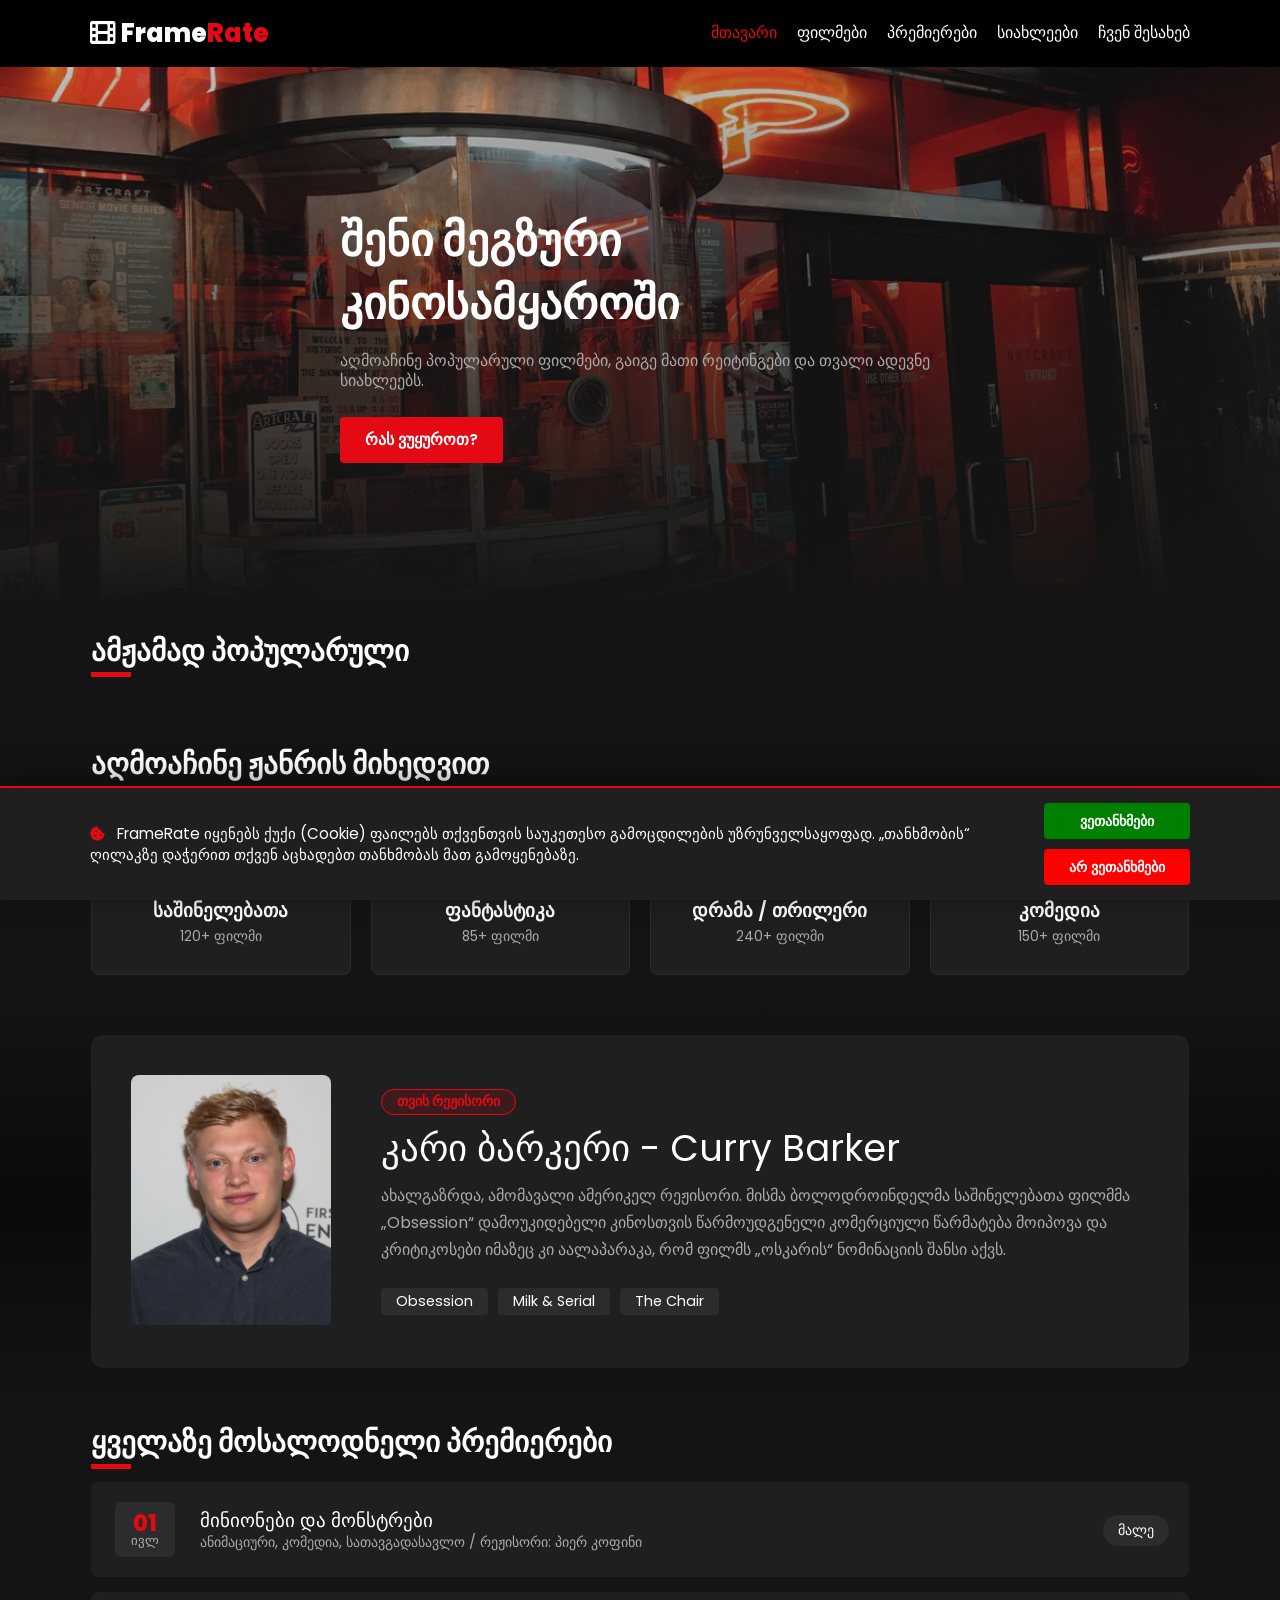
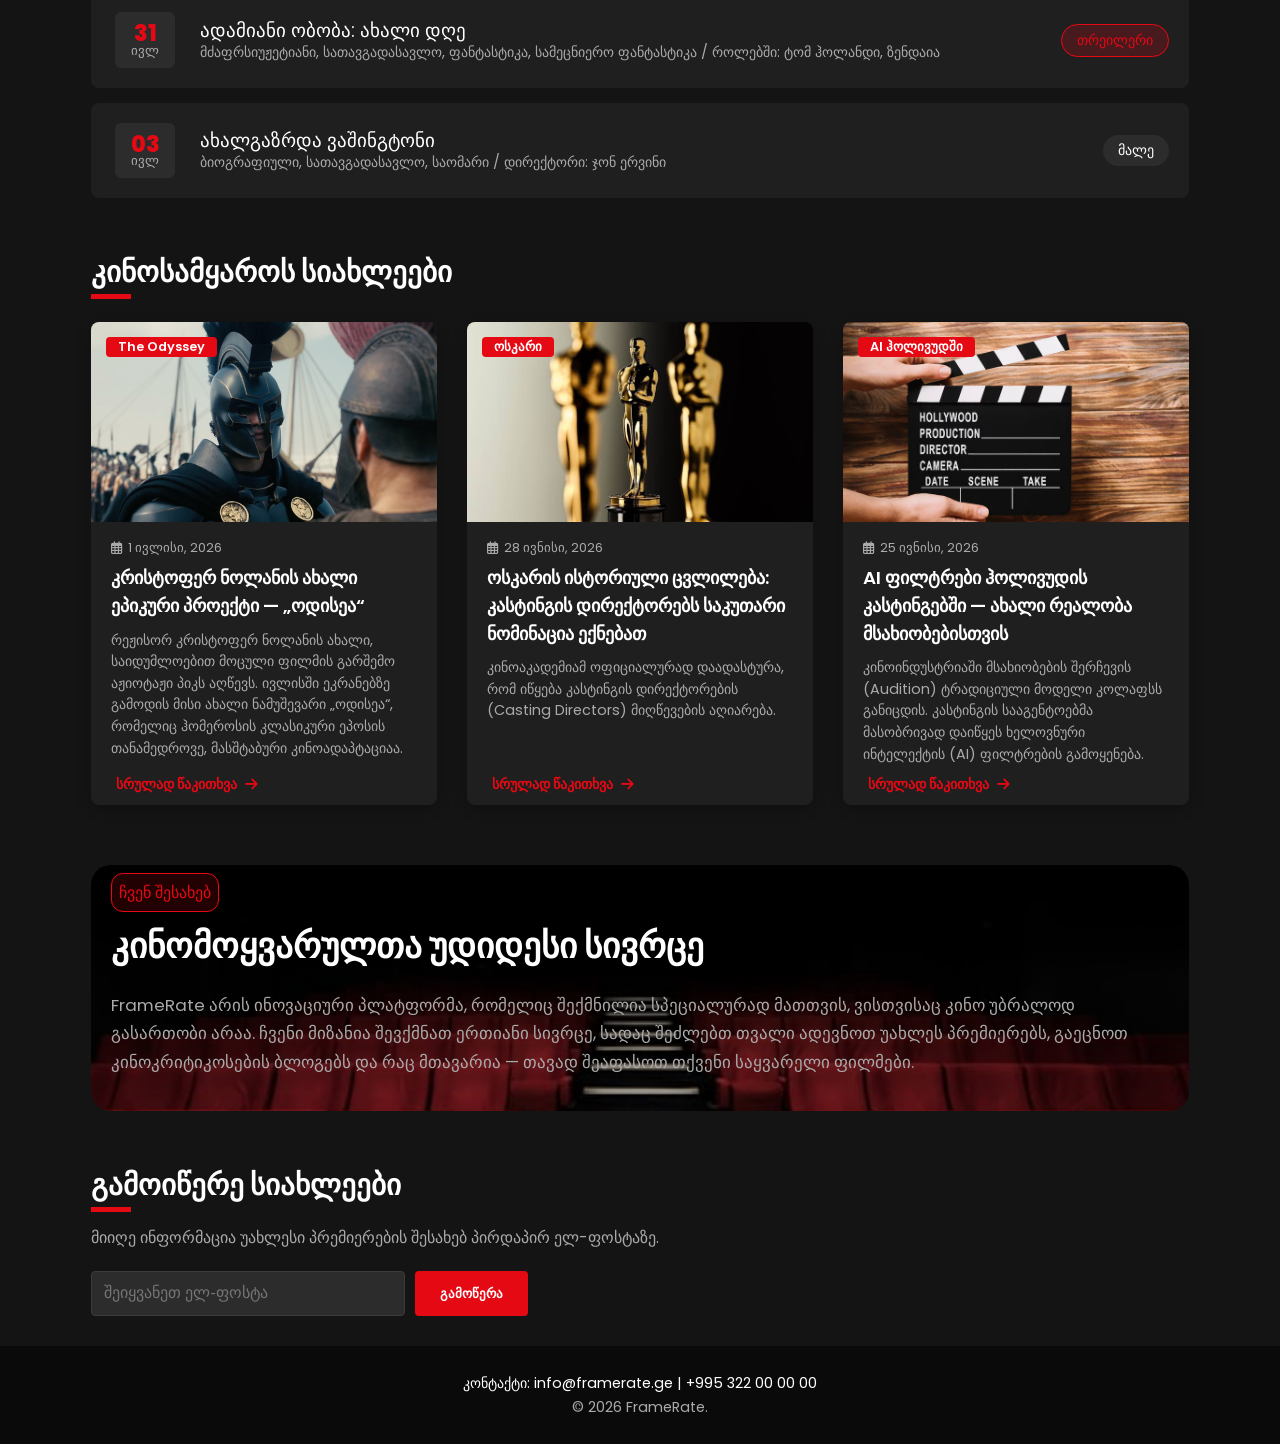
<file: index.html>
<!doctype html>
<html lang="en">
  <head>
    <meta charset="UTF-8" />
    <meta name="viewport" content="width=device-width, initial-scale=1.0" />
    <link
      rel="stylesheet"
      href="https://cdnjs.cloudflare.com/ajax/libs/font-awesome/6.0.0/css/all.min.css"
    />
    <link rel="stylesheet" href="./css/font.css" />
    <link rel="stylesheet" href="./css/reset.css" />
    <link rel="stylesheet" href="./css/style.css" />
    <title>FrameRate - ფილმები</title>
  </head>
  <body>

    <!-- --------HEADER-------- -->

    <header class="main__header">
        <div class="container header__container">
            <a href="./index.html" class="logo"><i class="fas fa-film"></i> Frame<span>Rate</span></a>
            <nav class="navbar" id="navbar">
                <ul class="nav__list">
                    <li><a class="nav__link nav__link--active" href="./index.html">მთავარი</a></li>
                    <li><a class="nav__link" href="#movies__section">ფილმები</a></li>
                    <li><a class="nav__link" href="#upcoming__section">პრემიერები</a></li>
                    <li><a class="nav__link" href="#news__section">სიახლეები</a></li>
                    <li><a class="nav__link" href="#about__section">ჩვენ შესახებ</a></li>
                    
                </ul>
            </nav>
            <button class="burger__menu" id="burger--toggle">
                <i class="fas fa-bars"></i>
            </button>
        </div>
    </header>

    <main>

      <!-- ----------HERO SECTION---------- -->

      <section id="hero" class="hero__section">
            <div class="hero__gradiant"></div>
            <div class="container hero__content">
                <h1 class="hero__title">შენი მეგზური კინოსამყაროში</h1>
                <p class="hero__text">აღმოაჩინე პოპულარული ფილმები, გაიგე მათი რეიტინგები და თვალი ადევნე სიახლეებს.</p>
                <a href="#movies__section" class="btn--primary">რას ვუყუროთ?</a>
            </div>
        </section>

        <!-- ======== MOVIE SECTION ====== -->

        <section id="movies__section" class="movies__section">
            <div class="container">
                <h2 class="section__title">ამჟამად პოპულარული</h2>
                <div class="movies__grid" id="movies__container">
                    </div>
            </div>
        </section>

        <!-- GENRE SECTION  -->

        <section id="genres" class="genres__section">
        <div class="container">
          <h2 class="section__title">აღმოაჩინე ჟანრის მიხედვით</h2>
          <div class="genres__grid">
            <div class="genre__card">
              <div class="genre__icon"><i class="fas fa-ghost"></i></div>
              <h3 class="genre__title">საშინელებათა</h3>
              <span class="movie__count">120+ ფილმი</span>
            </div>
            <div class="genre__card">
              <div class="genre__icon"><i class="fas fa-rocket"></i></div>
              <h3 class="genre__title">ფანტასტიკა</h3>
              <span class="movie__count">85+ ფილმი</span>
            </div>
            <div class="genre__card">
              <div class="genre__icon"><i class="fas fa-mask"></i></div>
              <h3 class="genre__title">დრამა / თრილერი</h3>
              <span class="movie__count">240+ ფილმი</span>
            </div>
            <div class="genre__card">
              <div class="genre__icon"><i class="fas fa-laugh-squint"></i></div>
              <h3 class="genre__title">კომედია</h3>
              <span class="movie__count">150+ ფილმი</span>
            </div>
          </div>
        </div>
      </section>

      <!-- DIRECTION OF THE MONTH SECTION -->

      <section class="director__section">
        <div class="container director__container">
          <div class="director__img__container">
            <img class="director__image"
              src="./images/director-img.jpg"
              alt="თვის რეჟისორი - კარი ბარკერი."
            />
          </div>
          <div class="director__info">
            <span class="director__badge">თვის რეჟისორი</span>
            <h2 class="director__title">კარი ბარკერი - Curry Barker</h2>
            <p class="director__bio">
              ახალგაზრდა, ამომავალი ამერიკელ რეჟისორი. მისმა ბოლოდროინდელმა საშინელებათა ფილმმა „Obsession“ დამოუკიდებელი კინოსთვის წარმოუდგენელი კომერციული წარმატება მოიპოვა და კრიტიკოსები იმაზეც კი აალაპარაკა, რომ ფილმს „ოსკარის“ ნომინაციის შანსი აქვს.
            </p>
            <div class="director__movies">
              <span class="director__movie">Obsession</span>
              <span class="director__movie">Milk & Serial</span>
              <span class="director__movie">The Chair</span>
            </div>
          </div>
        </div>
      </section>

      <!-- === UPCOMING MOVIES SECTION === -->

      <section id="upcoming__section" class="upcoming__section">
        <div class="container">
          <h2 class="section__title">ყველაზე მოსალოდნელი პრემიერები</h2>
          <div class="upcoming__movies">
            
            <div class="upcoming__movie">
              <div class="upcoming__left__container">
                <div class="upcoming__date">
                <span class="day">01</span>
                <span class="month">ივლ</span>
              </div>
              <div class="upcoming__details">
                <h3 class="upcoming__movie__title">მინიონები და მონსტრები</h3>
                <p class="upcoming__movie__details">ანიმაციური, კომედია, სათავგადასავლო / რეჟისორი: პიერ კოფინი</p>
              </div>
              </div>
              
              <div class="upcoming__status">
                <span class="status__badge">მალე</span>
              </div>
            </div>

            <div class="upcoming__movie">
              <div class="upcoming__left__container">
                <div class="upcoming__date">
                <span class="day">31</span>
                <span class="month">ივლ</span>
              </div>
              <div class="upcoming__details">
                <h3 class="upcoming__movie__title">ადამიანი ობობა: ახალი დღე</h3>
                <p class="upcoming__movie__details">მძაფრსიუჟეტიანი, სათავგადასავლო, ფანტასტიკა, სამეცნიერო ფანტასტიკა / როლებში: ტომ ჰოლანდი, ზენდაია</p>
              </div>
              </div>
              
              <div class="upcoming__status">
                <a class="status__badge status__badge--animated" href="https://www.youtube.com/watch?v=aBlsrtxuwss" target="_blank">თრეილერი</a>
              </div>
            </div>

            <div class="upcoming__movie">
              <div class="upcoming__left__container">
                <div class="upcoming__date">
                <span class="day">03</span>
                <span class="month">ივლ</span>
              </div>
              <div class="upcoming__details">
                <h3 class="upcoming__movie__title">ახალგაზრდა ვაშინგტონი</h3>
                <p class="upcoming__movie__details">ბიოგრაფიული, სათავგადასავლო, საომარი / დირექტორი: ჯონ ერვინი</p>
              </div>
              </div>
              
              <div class="upcoming__status">
                <span class="status__badge">მალე</span>
              </div>
            </div>

          </div>
        </div>
      </section>


      <!-- =======NEWS SECTION ============= -->

      <section id="news__section" class="news__section">
            <div class="container">
            <h2 class="section__title">კინოსამყაროს სიახლეები</h2>
            <div class="news__grid">
          
            <article class="news__card">
            <div class="news__img__container">
              <img class="news__image" src="./images/odyssey-image.webp" alt="Image from the set of The Odyssey(2026).">
              <span class="news__category">The Odyssey</span>
            </div>
            <div class="news__content">
              <span class="news__date"><i class="far fa-calendar-alt"></i> 1 ივლისი, 2026</span>
              <h3 class="news__title">კრისტოფერ ნოლანის ახალი ეპიკური პროექტი — „ოდისეა“</h3>
              <p class="news__text">რეჟისორ კრისტოფერ ნოლანის ახალი, საიდუმლოებით მოცული ფილმის გარშემო აჟიოტაჟი პიკს აღწევს. ივლისში ეკრანებზე გამოდის მისი ახალი ნამუშევარი „ოდისეა“, რომელიც ჰომეროსის კლასიკური ეპოსის თანამედროვე, მასშტაბური კინოადაპტაციაა.</p>
              
            </div>
            <a class="news__read-more" href="./pages/news-odyssey.html" >სრულად წაკითხვა <i class="fas fa-arrow-right"></i></a>
          </article>

          <article class="news__card">
            <div class="news__img__container">
              <img class="news__image" src="./images/oscars.jpg" alt="Image of the oscars award.">
              <span class="news__category">ოსკარი</span>
            </div>
            <div class="news__content">
              <span class="news__date"><i class="far fa-calendar-alt"></i> 28 ივნისი, 2026</span>
              <h3 class="news__title">ოსკარის ისტორიული ცვლილება: კასტინგის დირექტორებს საკუთარი ნომინაცია ექნებათ</h3>
              <p class="news__text">კინოაკადემიამ ოფიციალურად დაადასტურა, რომ იწყება კასტინგის დირექტორების (Casting Directors) მიღწევების აღიარება.</p>
              
            </div>
            <a class="news__read-more" href="./pages/news-oscars.html">სრულად წაკითხვა <i class="fas fa-arrow-right"></i></a>
          </article>

          <article class="news__card">
            <div class="news__img__container">
              <img class="news__image" src="./images/hollywood-casting.avif" alt="Image of a clapperboard.">
              <span class="news__category">AI ჰოლივუდში</span>
            </div>
            <div class="news__content">
              <span class="news__date"><i class="far fa-calendar-alt"></i> 25 ივნისი, 2026</span>
              <h3 class="news__title">AI ფილტრები ჰოლივუდის კასტინგებში — ახალი რეალობა მსახიობებისთვის</h3>
              <p class="news__text">კინოინდუსტრიაში მსახიობების შერჩევის (Audition) ტრადიციული მოდელი კოლაფსს განიცდის. კასტინგის სააგენტოებმა მასობრივად დაიწყეს ხელოვნური ინტელექტის (AI) ფილტრების გამოყენება.</p>
              
            </div>
            <a class="news__read-more" href="./pages/news-AI.html" >სრულად წაკითხვა <i class="fas fa-arrow-right"></i></a>
          </article>

        </section>
      <!-- ====== ABOOUT US SECTION ====== -->
     
       <section id="about__section" class="about__section">
          <div class="container about__container">
    
              <div class="about__text__box">
                <span class="spotlight__badge">ჩვენ შესახებ</span>
                <h2 class="aboutUs__title">კინომოყვარულთა უდიდესი სივრცე</h2>
                <p class="aboutUs__text">
                FrameRate არის ინოვაციური პლატფორმა, რომელიც შექმნილია სპეციალურად მათთვის, ვისთვისაც კინო უბრალოდ გასართობი არაა.   ჩვენი მიზანია შევქმნათ ერთიანი სივრცე, სადაც შეძლებთ თვალი ადევნოთ უახლეს პრემიერებს, გაეცნოთ კინოკრიტიკოსების ბლოგებს და რაც მთავარია — თავად შეაფასოთ თქვენი საყვარელი ფილმები.
                </p>
              </div>   
          
          </div>
          
        </section>

        <!-- NEWSLETTER SECTION -->

        <section class="newsletter__section">
            <div class="container newslette__container">
                <h2 class="section__title">გამოიწერე სიახლეები</h2>
                <p class="section__text">მიიღე ინფორმაცია უახლესი პრემიერების შესახებ პირდაპირ ელ-ფოსტაზე.</p>
                <form class="newsletter__form" onsubmit="alert('მადლობა გამოწერისთვის!');">
                    <input class="newsletter__input" type="email" placeholder="შეიყვანეთ ელ-ფოსტა" required>
                    <button type="submit" class="newsletter__btn btn--primary">გამოწერა</button>
                </form>
            </div>
        </section>

    </main>

    <footer id="contact__footer" class="footer">
        <div class="container footer__container">
            <span>კონტაქტი: <a class="contact__link" href="mailto:info@cinerate.ge">info@framerate.ge</a> | <a class="contact__link" href="tel:+995 322 00 00 00">+995 322 00 00 00</a></span>
            <p class="footer__copyright">&copy; 2026 FrameRate.</p>
        </div>
    </footer>

    <!-- SCROLL TO TOP BUTTON -->

    <button id="scroll__btn" class="scroll__btn">🍿</button>


    <!--===================COOKIE BANNER ============ -->
      
<div id="cookie__banner" class="cookie__banner">
        <div class="cookie__container">
        <p><i class="fas fa-cookie-bite"></i> FrameRate იყენებს ქუქი (Cookie) ფაილებს თქვენთვის საუკეთესო გამოცდილების უზრუნველსაყოფად. „თანხმობის“ ღილაკზე დაჭერით თქვენ აცხადებთ თანხმობას მათ გამოყენებაზე.</p>
        <div class="cookie__buttons">
          <button id="accept" class="cookie__btn accept__cookies__btn">ვეთანხმები</button>
          <button id="decline" class="cookie__btn decline__cookies__btn">არ ვეთანხმები</button>
        </div>
        
        </div>
    </div> 


    <script src="./app.js"></script>
  </body>
</html>
</file>
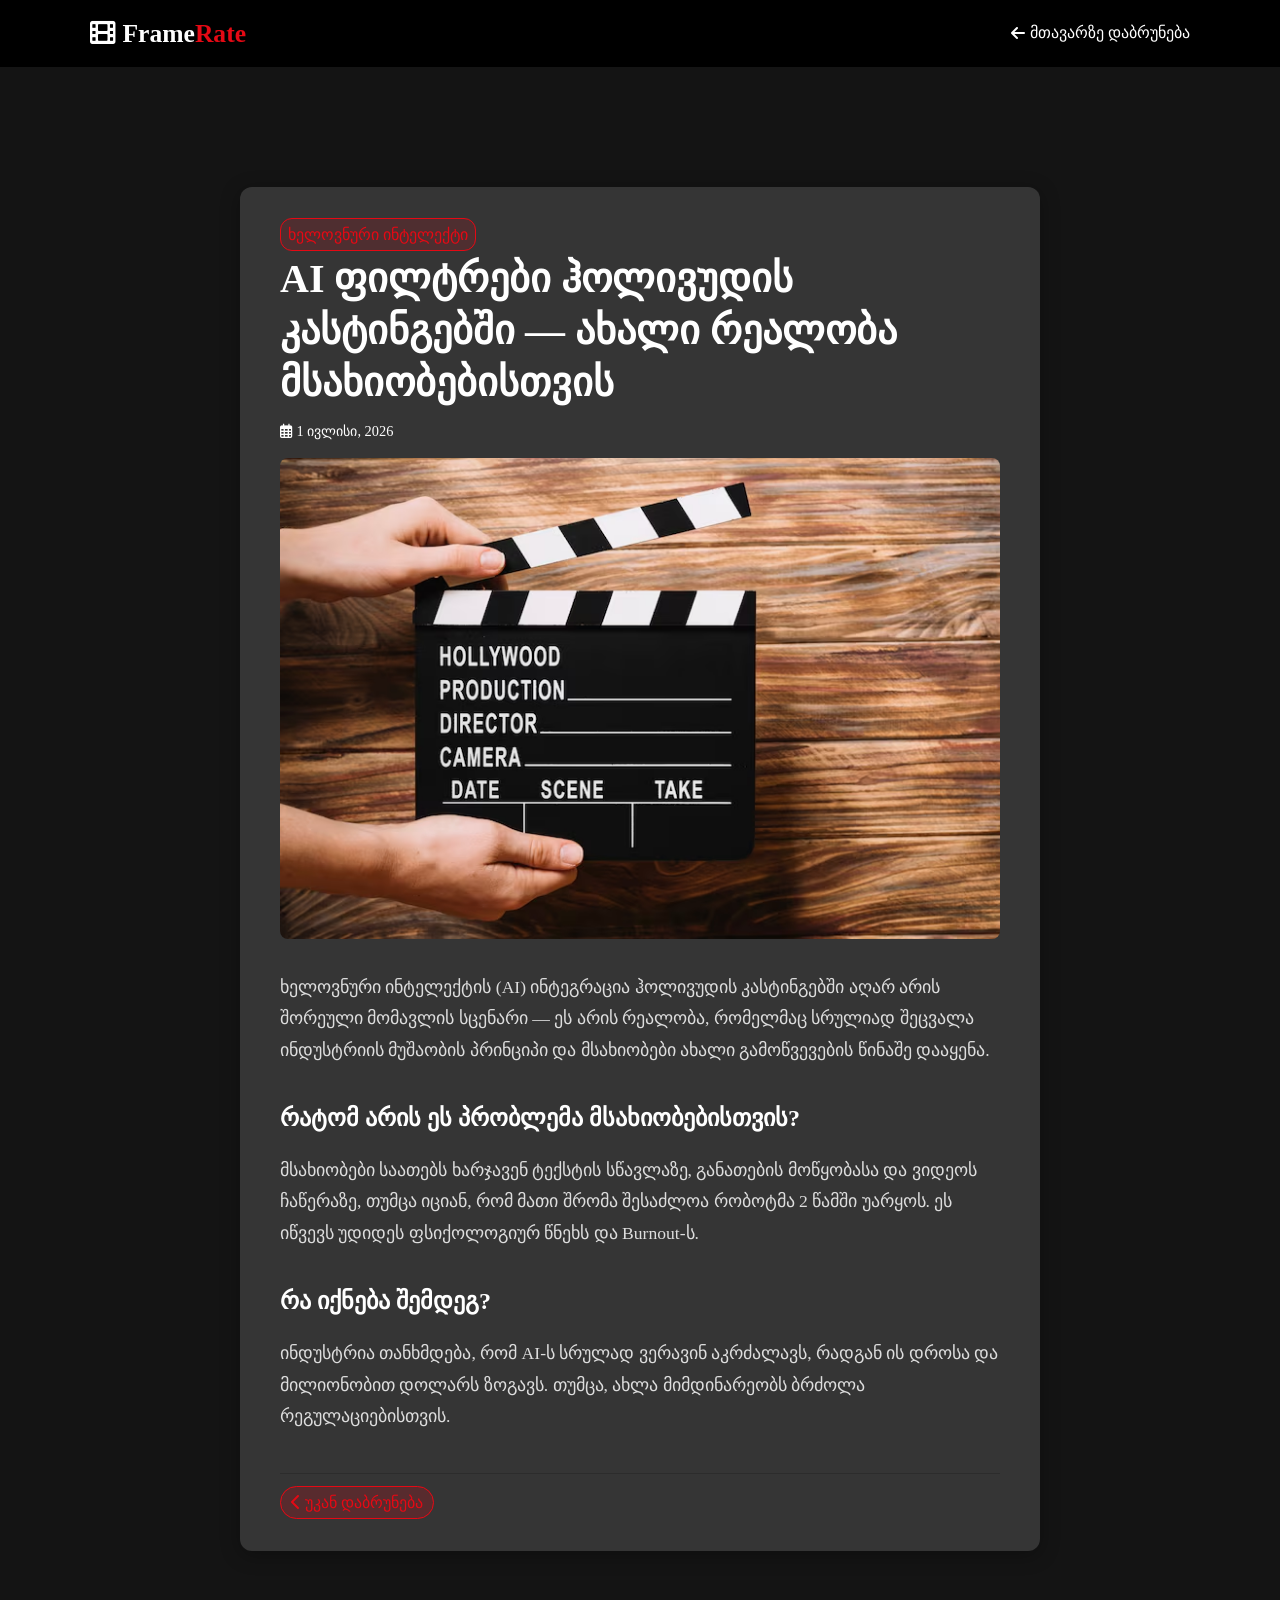
<file: pages/news-AI.html>
<!DOCTYPE html>
<html lang="ka">
<head>
    <meta charset="UTF-8">
    <meta name="viewport" content="width=device-width, initial-scale=1.0">
    <title>News - AI ჰოლივუდში</title>
    <link rel="stylesheet" href="../css/reset.css">
    <link rel="stylesheet" href="../css/style.css">
    <link rel="stylesheet" href="https://cdnjs.cloudflare.com/ajax/libs/font-awesome/6.0.0/css/all.min.css">
</head>
<body>
    <header class="main__header">
        <div class="container header__container">
            <a href="../index.html" class="logo blog__logo" ><i class="fas fa-film"></i> Frame<span>Rate</span></a>
            <nav class="navbar__blog">
                <ul>
                    <li><a class="return__btn" href="../index.html"><i class="fas fa-arrow-left"></i> მთავარზე დაბრუნება</a></li>
                </ul>
            </nav>
        </div>
    </header>

    <main class="blog__main">
        <article class="container blog__post__container">
            <div class="blog__post__header">
                <span class="spotlight__badge">ხელოვნური ინტელექტი</span>
                <h1 class="post__main__title">AI ფილტრები ჰოლივუდის კასტინგებში — ახალი რეალობა მსახიობებისთვის</h1>
                <div class="post__date" >
                    <span><i class="far fa-calendar-alt"></i> 1 ივლისი, 2026</span>
                </div>
            </div>
            <div class="blog__post__img">
                <img class="blog__image" src="../images/hollywood-casting.avif" alt="Image of a clapperboard.">
            </div>
            <div class="blog__post__content">
                <p>ხელოვნური ინტელექტის (AI) ინტეგრაცია ჰოლივუდის კასტინგებში აღარ არის შორეული მომავლის სცენარი — ეს არის რეალობა, რომელმაც სრულიად შეცვალა ინდუსტრიის მუშაობის პრინციპი და მსახიობები ახალი გამოწვევების წინაშე დააყენა.</p>
                <h2>რატომ არის ეს პრობლემა მსახიობებისთვის?</h2>
                <p>მსახიობები საათებს ხარჯავენ ტექსტის სწავლაზე, განათების მოწყობასა და ვიდეოს ჩაწერაზე, თუმცა იციან, რომ მათი შრომა შესაძლოა რობოტმა 2 წამში უარყოს. ეს იწვევს უდიდეს ფსიქოლოგიურ წნეხს და Burnout-ს.</p>
                <h2>რა იქნება შემდეგ?</h2>
                <p>ინდუსტრია თანხმდება, რომ AI-ს სრულად ვერავინ აკრძალავს, რადგან ის დროსა და მილიონობით დოლარს ზოგავს. თუმცა, ახლა მიმდინარეობს ბრძოლა რეგულაციებისთვის.</p>
            </div>
            <div class="blog__post__end">
                <a class="blog__end__return" href="../index.html" class="status-badge animated-badge"><i class="fas fa-chevron-left"></i> უკან დაბრუნება</a>
            </div>
        </article>
    </main>
</body>
</html>
</file>
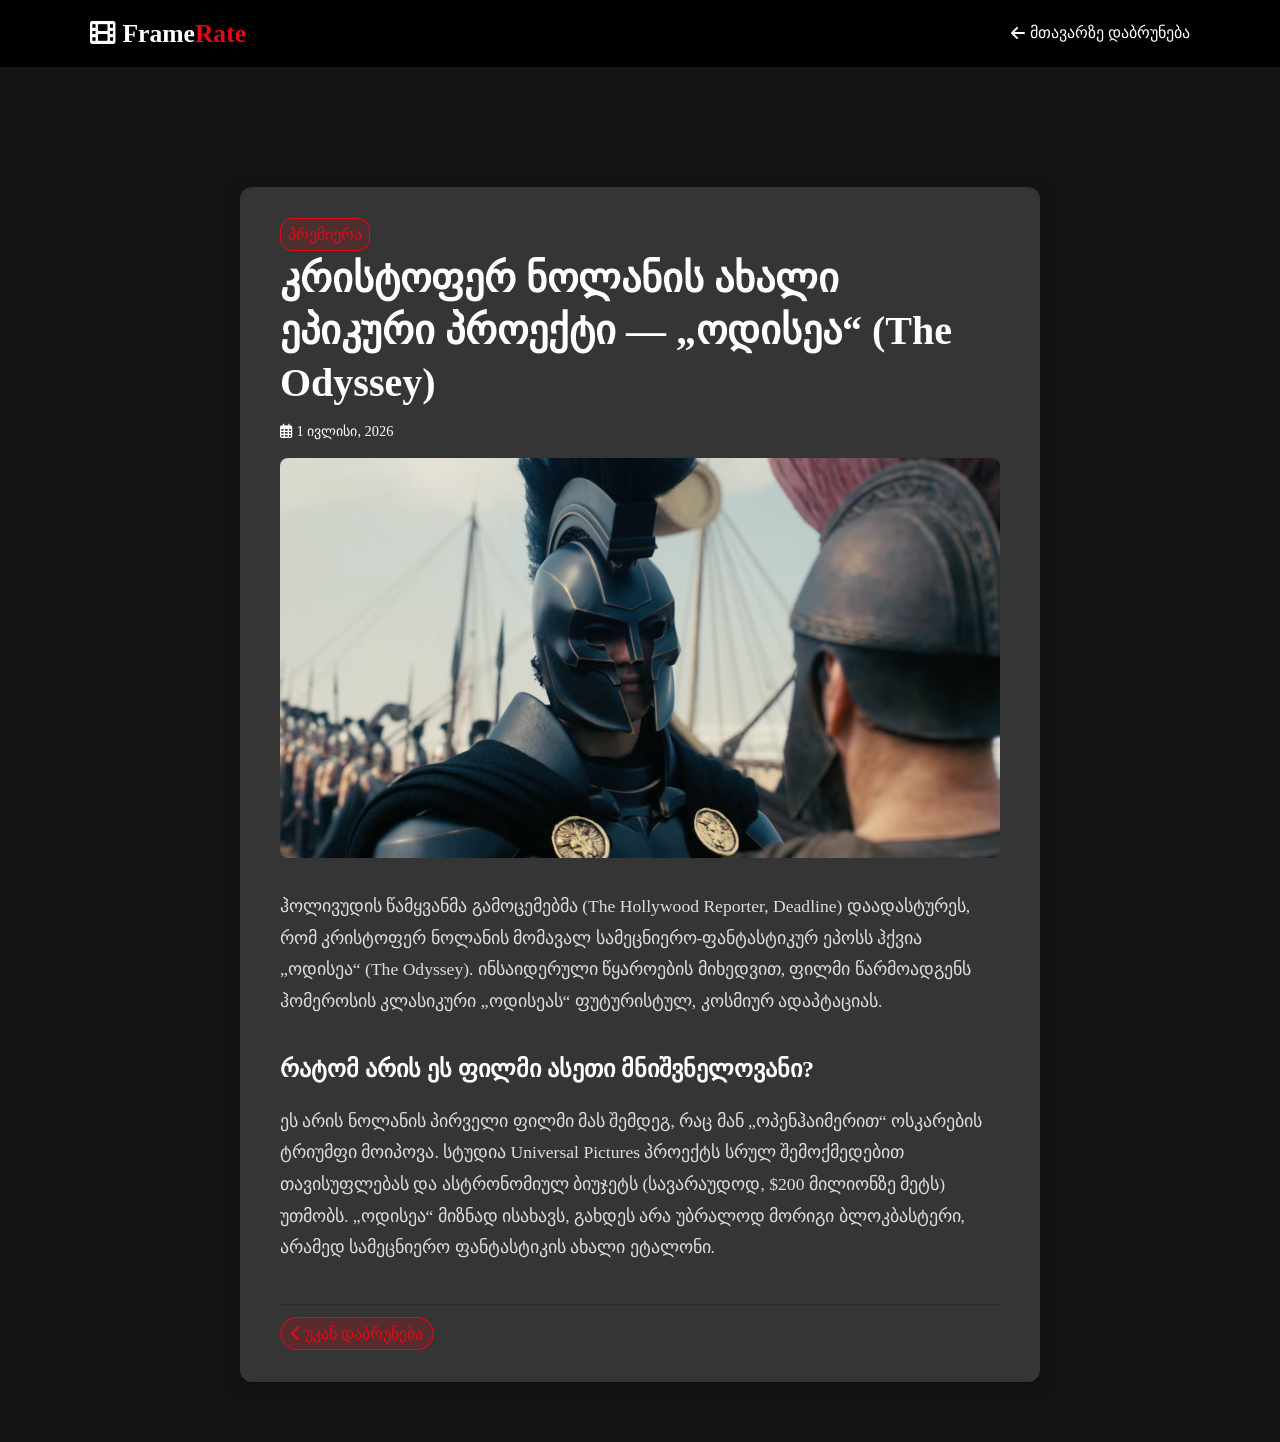
<file: pages/news-odyssey.html>
<!DOCTYPE html>
<html lang="ka">
<head>
    <meta charset="UTF-8">
    <meta name="viewport" content="width=device-width, initial-scale=1.0">
    <title>Odyssey - პრემიერა</title>
    <link rel="stylesheet" href="../css/reset.css">
    <link rel="stylesheet" href="../css/style.css">
    <link rel="stylesheet" href="https://cdnjs.cloudflare.com/ajax/libs/font-awesome/6.0.0/css/all.min.css">
</head>
<body>
    <header class="main__header">
        <div class="container header__container">
            <a href="../index.html" class="logo blog__logo" ><i class="fas fa-film"></i> Frame<span>Rate</span></a>
            <nav class="navbar__blog">
                <ul>
                    <li><a class="return__btn" href="../index.html"><i class="fas fa-arrow-left"></i> მთავარზე დაბრუნება</a></li>
                </ul>
            </nav>
        </div>
    </header>

    <main class="blog__main">
        <article class="container blog__post__container">
            <div class="blog__post__header">
                <span class="spotlight__badge">პრემიერა</span>
                <h1 class="post__main__title">კრისტოფერ ნოლანის ახალი ეპიკური პროექტი — „ოდისეა“ (The Odyssey)</h1>
                <div class="post__date" >
                    <span><i class="far fa-calendar-alt"></i> 1 ივლისი, 2026</span>
                </div>
            </div>
            <div class="blog__post__img">
                <img class="blog__image" src="../images/odyssey-image.webp" alt="Image from the set of 'The Odyssey'">
            </div>
            <div class="blog__post__content">
                <p>ჰოლივუდის წამყვანმა გამოცემებმა (The Hollywood Reporter, Deadline) დაადასტურეს, რომ კრისტოფერ ნოლანის მომავალ სამეცნიერო-ფანტასტიკურ ეპოსს ჰქვია „ოდისეა“ (The Odyssey). ინსაიდერული წყაროების მიხედვით, ფილმი წარმოადგენს ჰომეროსის კლასიკური „ოდისეას“ ფუტურისტულ, კოსმიურ ადაპტაციას.</p>
                <h2>რატომ არის ეს ფილმი ასეთი მნიშვნელოვანი?</h2>
                <p>ეს არის ნოლანის პირველი ფილმი მას შემდეგ, რაც მან „ოპენჰაიმერით“ ოსკარების ტრიუმფი მოიპოვა. სტუდია Universal Pictures პროექტს სრულ შემოქმედებით თავისუფლებას და ასტრონომიულ ბიუჯეტს (სავარაუდოდ, $200 მილიონზე მეტს) უთმობს. „ოდისეა“ მიზნად ისახავს, გახდეს არა უბრალოდ მორიგი ბლოკბასტერი, არამედ სამეცნიერო ფანტასტიკის ახალი ეტალონი.</p>
            </div>
            <div class="blog__post__end">
                <a class="blog__end__return" href="../index.html" class="status-badge animated-badge"><i class="fas fa-chevron-left"></i> უკან დაბრუნება</a>
            </div>
        </article>
    </main>
</body>
</html>
</file>
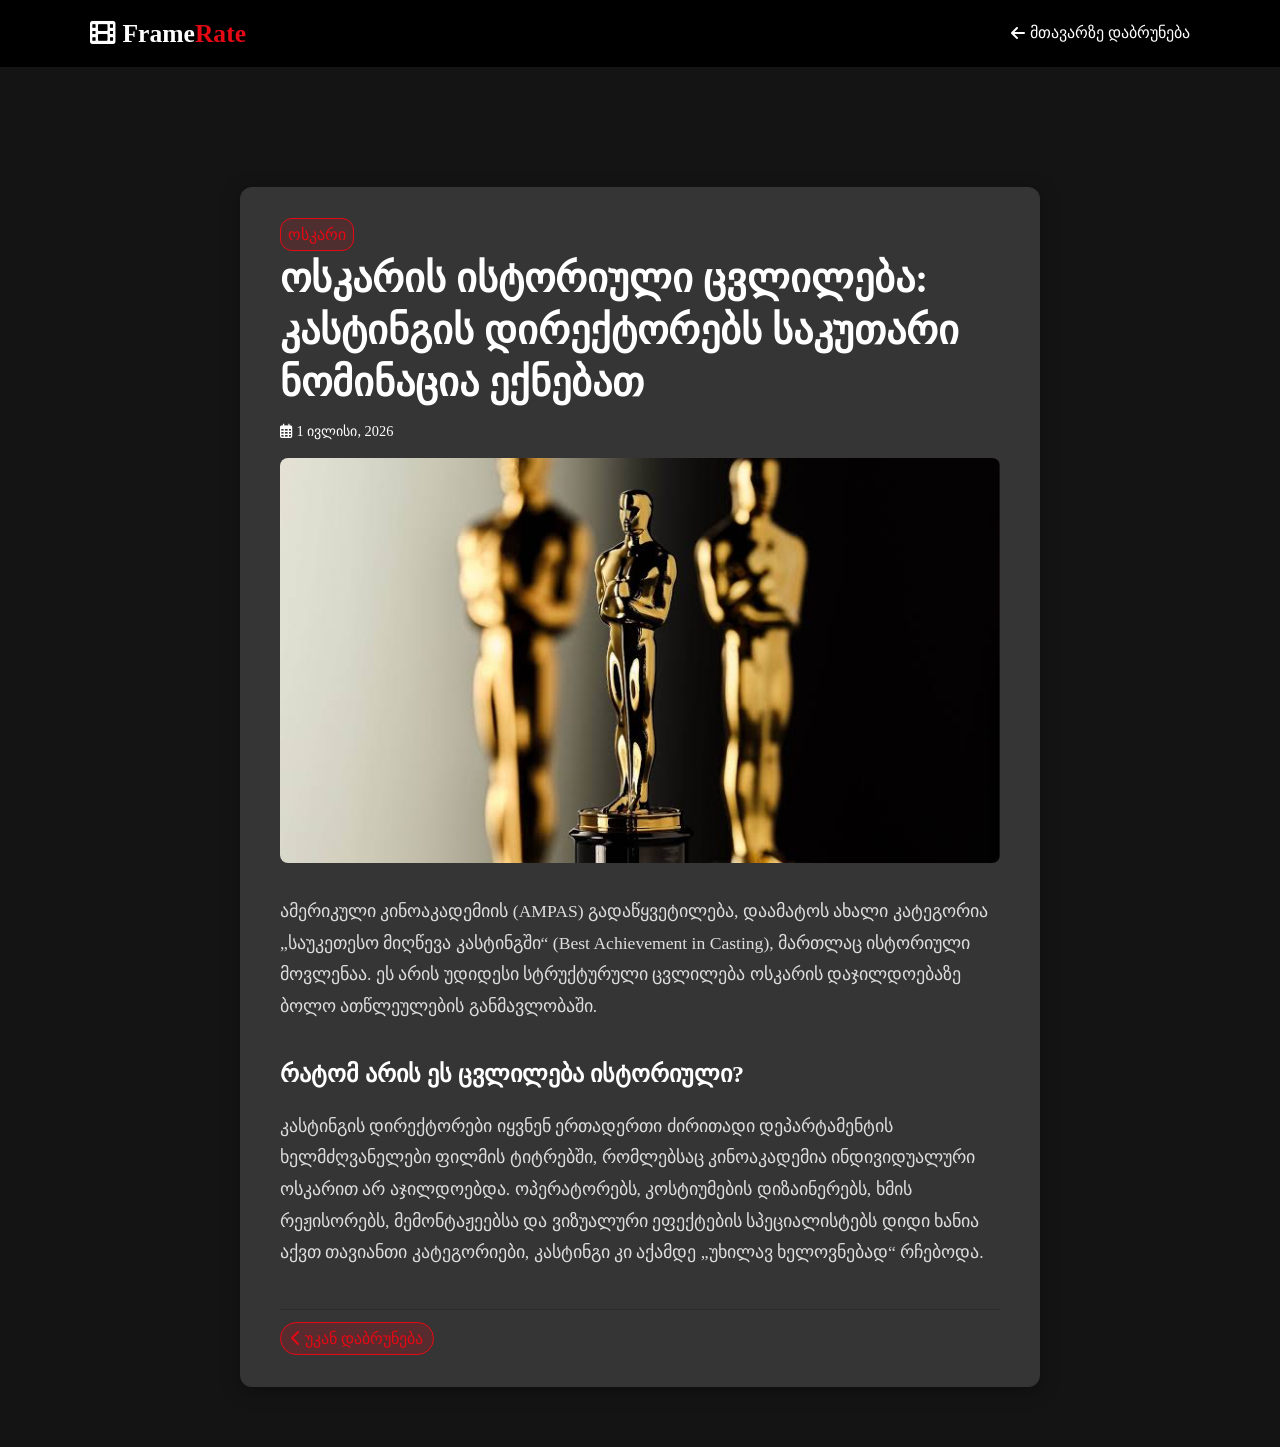
<file: pages/news-oscars.html>
<!DOCTYPE html>
<html lang="ka">
<head>
    <meta charset="UTF-8">
    <meta name="viewport" content="width=device-width, initial-scale=1.0">
    <title>News - ოსკარი</title>
    <link rel="stylesheet" href="../css/reset.css">
    <link rel="stylesheet" href="../css/style.css">
    <link rel="stylesheet" href="https://cdnjs.cloudflare.com/ajax/libs/font-awesome/6.0.0/css/all.min.css">
</head>
<body>
    <header class="main__header">
        <div class="container header__container">
            <a href="../index.html" class="logo blog__logo" ><i class="fas fa-film"></i> Frame<span>Rate</span></a>
            <nav class="navbar__blog">
                <ul>
                    <li><a class="return__btn" href="../index.html"><i class="fas fa-arrow-left"></i> მთავარზე დაბრუნება</a></li>
                </ul>
            </nav>
        </div>
    </header>

    <main class="blog__main">
        <article class="container blog__post__container">
            <div class="blog__post__header">
                <span class="spotlight__badge">ოსკარი</span>
                <h1 class="post__main__title">ოსკარის ისტორიული ცვლილება: კასტინგის დირექტორებს საკუთარი ნომინაცია ექნებათ</h1>
                <div class="post__date" >
                    <span><i class="far fa-calendar-alt"></i> 1 ივლისი, 2026</span>
                </div>
            </div>
            <div class="blog__post__img">
                <img class="blog__image" src="../images/oscars.jpg" alt="Image of the oscars award.">
            </div>
            <div class="blog__post__content">
                <p>ამერიკული კინოაკადემიის (AMPAS) გადაწყვეტილება, დაამატოს ახალი კატეგორია „საუკეთესო მიღწევა კასტინგში“ (Best Achievement in Casting), მართლაც ისტორიული მოვლენაა. ეს არის უდიდესი სტრუქტურული ცვლილება ოსკარის დაჯილდოებაზე ბოლო ათწლეულების განმავლობაში.</p>
                <h2>რატომ არის ეს ცვლილება ისტორიული?</h2>
                <p>კასტინგის დირექტორები იყვნენ ერთადერთი ძირითადი დეპარტამენტის ხელმძღვანელები ფილმის ტიტრებში, რომლებსაც კინოაკადემია ინდივიდუალური ოსკარით არ აჯილდოებდა. ოპერატორებს, კოსტიუმების დიზაინერებს, ხმის რეჟისორებს, მემონტაჟეებსა და ვიზუალური ეფექტების სპეციალისტებს დიდი ხანია აქვთ თავიანთი კატეგორიები, კასტინგი კი აქამდე „უხილავ ხელოვნებად“ რჩებოდა.</p>
            </div>
            <div class="blog__post__end">
                <a class="blog__end__return" href="../index.html" class="status-badge animated-badge"><i class="fas fa-chevron-left"></i> უკან დაბრუნება</a>
            </div>
        </article>
    </main>
</body>
</html>
</file>
<file: css/font.css>
@font-face {
    font-family: 'Poppins';
    src: url('../fonts/Poppins-Black.eot');
    src: url('../fonts/Poppins-Black.eot?#iefix') format('embedded-opentype'),
        url('../fonts/Poppins-Black.woff2') format('woff2'),
        url('../fonts/Poppins-Black.woff') format('woff'),
        url('../fonts/Poppins-Black.ttf') format('truetype'),
        url('../fonts/Poppins-Black.svg#Poppins-Black') format('svg');
    font-weight: 900;
    font-style: normal;
    font-display: swap;
}

@font-face {
    font-family: 'Poppins';
    src: url('../fonts/Poppins-BlackItalic.eot');
    src: url('../fonts/Poppins-BlackItalic.eot?#iefix') format('embedded-opentype'),
        url('../fonts/Poppins-BlackItalic.woff2') format('woff2'),
        url('../fonts/Poppins-BlackItalic.woff') format('woff'),
        url('../fonts/Poppins-BlackItalic.ttf') format('truetype'),
        url('../fonts/Poppins-BlackItalic.svg#Poppins-BlackItalic') format('svg');
    font-weight: 900;
    font-style: italic;
    font-display: swap;
}

@font-face {
    font-family: 'Poppins';
    src: url('../fonts/Poppins-Bold.eot');
    src: url('../fonts/Poppins-Bold.eot?#iefix') format('embedded-opentype'),
        url('../fonts/Poppins-Bold.woff2') format('woff2'),
        url('../fonts/Poppins-Bold.woff') format('woff'),
        url('../fonts/Poppins-Bold.ttf') format('truetype'),
        url('../fonts/Poppins-Bold.svg#Poppins-Bold') format('svg');
    font-weight: bold;
    font-style: normal;
    font-display: swap;
}

@font-face {
    font-family: 'Poppins';
    src: url('../fonts/Poppins-BoldItalic.eot');
    src: url('../fonts/Poppins-BoldItalic.eot?#iefix') format('embedded-opentype'),
        url('../fonts/Poppins-BoldItalic.woff2') format('woff2'),
        url('../fonts/Poppins-BoldItalic.woff') format('woff'),
        url('../fonts/Poppins-BoldItalic.ttf') format('truetype'),
        url('../fonts/Poppins-BoldItalic.svg#Poppins-BoldItalic') format('svg');
    font-weight: bold;
    font-style: italic;
    font-display: swap;
}

@font-face {
    font-family: 'Poppins';
    src: url('../fonts/Poppins-ExtraBold.eot');
    src: url('../fonts/Poppins-ExtraBold.eot?#iefix') format('embedded-opentype'),
        url('../fonts/Poppins-ExtraBold.woff2') format('woff2'),
        url('../fonts/Poppins-ExtraBold.woff') format('woff'),
        url('../fonts/Poppins-ExtraBold.ttf') format('truetype'),
        url('../fonts/Poppins-ExtraBold.svg#Poppins-ExtraBold') format('svg');
    font-weight: bold;
    font-style: normal;
    font-display: swap;
}

@font-face {
    font-family: 'Poppins';
    src: url('../fonts/Poppins-ExtraBoldItalic.eot');
    src: url('../fonts/Poppins-ExtraBoldItalic.eot?#iefix') format('embedded-opentype'),
        url('../fonts/Poppins-ExtraBoldItalic.woff2') format('woff2'),
        url('../fonts/Poppins-ExtraBoldItalic.woff') format('woff'),
        url('../fonts/Poppins-ExtraBoldItalic.ttf') format('truetype'),
        url('../fonts/Poppins-ExtraBoldItalic.svg#Poppins-ExtraBoldItalic') format('svg');
    font-weight: bold;
    font-style: italic;
    font-display: swap;
}

@font-face {
    font-family: 'Poppins';
    src: url('../fonts/Poppins-ExtraLight.eot');
    src: url('../fonts/Poppins-ExtraLight.eot?#iefix') format('embedded-opentype'),
        url('../fonts/Poppins-ExtraLight.woff2') format('woff2'),
        url('../fonts/Poppins-ExtraLight.woff') format('woff'),
        url('../fonts/Poppins-ExtraLight.ttf') format('truetype'),
        url('../fonts/Poppins-ExtraLight.svg#Poppins-ExtraLight') format('svg');
    font-weight: 200;
    font-style: normal;
    font-display: swap;
}

@font-face {
    font-family: 'Poppins';
    src: url('../fonts/Poppins-ExtraLightItalic.eot');
    src: url('../fonts/Poppins-ExtraLightItalic.eot?#iefix') format('embedded-opentype'),
        url('../fonts/Poppins-ExtraLightItalic.woff2') format('woff2'),
        url('../fonts/Poppins-ExtraLightItalic.woff') format('woff'),
        url('../fonts/Poppins-ExtraLightItalic.ttf') format('truetype'),
        url('../fonts/Poppins-ExtraLightItalic.svg#Poppins-ExtraLightItalic') format('svg');
    font-weight: 200;
    font-style: italic;
    font-display: swap;
}

@font-face {
    font-family: 'Poppins';
    src: url('../fonts/Poppins-Italic.eot');
    src: url('../fonts/Poppins-Italic.eot?#iefix') format('embedded-opentype'),
        url('../fonts/Poppins-Italic.woff2') format('woff2'),
        url('../fonts/Poppins-Italic.woff') format('woff'),
        url('../fonts/Poppins-Italic.ttf') format('truetype'),
        url('../fonts/Poppins-Italic.svg#Poppins-Italic') format('svg');
    font-weight: normal;
    font-style: italic;
    font-display: swap;
}

@font-face {
    font-family: 'Poppins';
    src: url('../fonts/Poppins-Light.eot');
    src: url('../fonts/Poppins-Light.eot?#iefix') format('embedded-opentype'),
        url('../fonts/Poppins-Light.woff2') format('woff2'),
        url('../fonts/Poppins-Light.woff') format('woff'),
        url('../fonts/Poppins-Light.ttf') format('truetype'),
        url('../fonts/Poppins-Light.svg#Poppins-Light') format('svg');
    font-weight: 300;
    font-style: normal;
    font-display: swap;
}

@font-face {
    font-family: 'Poppins';
    src: url('../fonts/Poppins-LightItalic.eot');
    src: url('../fonts/Poppins-LightItalic.eot?#iefix') format('embedded-opentype'),
        url('../fonts/Poppins-LightItalic.woff2') format('woff2'),
        url('../fonts/Poppins-LightItalic.woff') format('woff'),
        url('../fonts/Poppins-LightItalic.ttf') format('truetype'),
        url('../fonts/Poppins-LightItalic.svg#Poppins-LightItalic') format('svg');
    font-weight: 300;
    font-style: italic;
    font-display: swap;
}

@font-face {
    font-family: 'Poppins';
    src: url('../fonts/Poppins-Medium.eot');
    src: url('../fonts/Poppins-Medium.eot?#iefix') format('embedded-opentype'),
        url('../fonts/Poppins-Medium.woff2') format('woff2'),
        url('../fonts/Poppins-Medium.woff') format('woff'),
        url('../fonts/Poppins-Medium.ttf') format('truetype'),
        url('../fonts/Poppins-Medium.svg#Poppins-Medium') format('svg');
    font-weight: 500;
    font-style: normal;
    font-display: swap;
}

@font-face {
    font-family: 'Poppins';
    src: url('../fonts/Poppins-MediumItalic.eot');
    src: url('../fonts/Poppins-MediumItalic.eot?#iefix') format('embedded-opentype'),
        url('../fonts/Poppins-MediumItalic.woff2') format('woff2'),
        url('../fonts/Poppins-MediumItalic.woff') format('woff'),
        url('../fonts/Poppins-MediumItalic.ttf') format('truetype'),
        url('../fonts/Poppins-MediumItalic.svg#Poppins-MediumItalic') format('svg');
    font-weight: 500;
    font-style: italic;
    font-display: swap;
}

@font-face {
    font-family: 'Poppins';
    src: url('../fonts/Poppins-Regular.eot');
    src: url('../fonts/Poppins-Regular.eot?#iefix') format('embedded-opentype'),
        url('../fonts/Poppins-Regular.woff2') format('woff2'),
        url('../fonts/Poppins-Regular.woff') format('woff'),
        url('../fonts/Poppins-Regular.ttf') format('truetype'),
        url('../fonts/Poppins-Regular.svg#Poppins-Regular') format('svg');
    font-weight: normal;
    font-style: normal;
    font-display: swap;
}

@font-face {
    font-family: 'Poppins';
    src: url('../fonts/Poppins-SemiBold.eot');
    src: url('../fonts/Poppins-SemiBold.eot?#iefix') format('embedded-opentype'),
        url('../fonts/Poppins-SemiBold.woff2') format('woff2'),
        url('../fonts/Poppins-SemiBold.woff') format('woff'),
        url('../fonts/Poppins-SemiBold.ttf') format('truetype'),
        url('../fonts/Poppins-SemiBold.svg#Poppins-SemiBold') format('svg');
    font-weight: 600;
    font-style: normal;
    font-display: swap;
}

@font-face {
    font-family: 'Poppins';
    src: url('../fonts/Poppins-SemiBoldItalic.eot');
    src: url('../fonts/Poppins-SemiBoldItalic.eot?#iefix') format('embedded-opentype'),
        url('../fonts/Poppins-SemiBoldItalic.woff2') format('woff2'),
        url('../fonts/Poppins-SemiBoldItalic.woff') format('woff'),
        url('../fonts/Poppins-SemiBoldItalic.ttf') format('truetype'),
        url('../fonts/Poppins-SemiBoldItalic.svg#Poppins-SemiBoldItalic') format('svg');
    font-weight: 600;
    font-style: italic;
    font-display: swap;
}

@font-face {
    font-family: 'Poppins';
    src: url('../fonts/Poppins-Thin.eot');
    src: url('../fonts/Poppins-Thin.eot?#iefix') format('embedded-opentype'),
        url('../fonts/Poppins-Thin.woff2') format('woff2'),
        url('../fonts/Poppins-Thin.woff') format('woff'),
        url('../fonts/Poppins-Thin.ttf') format('truetype'),
        url('../fonts/Poppins-Thin.svg#Poppins-Thin') format('svg');
    font-weight: 100;
    font-style: normal;
    font-display: swap;
}

@font-face {
    font-family: 'Poppins';
    src: url('../fonts/Poppins-ThinItalic.eot');
    src: url('../fonts/Poppins-ThinItalic.eot?#iefix') format('embedded-opentype'),
        url('../fonts/Poppins-ThinItalic.woff2') format('woff2'),
        url('../fonts/Poppins-ThinItalic.woff') format('woff'),
        url('../fonts/Poppins-ThinItalic.ttf') format('truetype'),
        url('../fonts/Poppins-ThinItalic.svg#Poppins-ThinItalic') format('svg');
    font-weight: 100;
    font-style: italic;
    font-display: swap;
}
</file>
<file: css/style.css>
.hidden {
    display: none;
}

.container { 
    width: 90%; 
    max-width: 1100px; 
    margin: 0 auto; 
}


/* GENERAL STYLES FOR SECTIONS */
.movies__section, .genres__section, .director__section, .upcoming__section, .news__section, .about__section, .newsletter__section { 
    padding: 30px 30px; 
    margin: auto;
}

.section__title { 
    display: inline-block;
    font-size: 1.8rem; 
    margin-bottom: 25px; 
    position: relative; 
    font-weight: bold;

    cursor: default;
}

.section__title::after { 
    content: ''; 
    position: absolute; 
    bottom: -12px; 
    left: 0; 
    width: 40px; 
    height: 5px; 
    background: #e50914; 
    transition: 0.3s;
}

.section__title:hover::after {
    width: 100%;
}

.section__text {
    color: #aaaaaa;
    line-height: 1.6;
    max-width: 800px;
}

/* STYLING THE HEADER */

.main__header { 
    background: #000000; 
    position: sticky; 
    top: 0; 
    left: 0;
    width: 100%; 
    z-index: 1000; 
    padding: 20px 20px;
}

.header__container { 
    display: flex; 
    justify-content: space-between; 
    align-items: center; 
}

.logo { 
    font-size: 1.6rem; 
    font-weight: 700; 
    color: #ffffff; 
    text-decoration: none; 

}

.logo span  { 
    color: #e50914; 
}

.fa-film {
    transition:0.7s;
}

.fa-film:hover {
    color: #e50914; 
    transform: rotate(360deg);
}

.nav__list { 
    display: flex; 
    gap: 20px; 
    list-style: none; 
}

.nav__link { 
    text-decoration: none; 
    color: #ffffff; 
    font-weight: 500; 
    transition: 0.3s;
    position: relative;
}

.nav__link::after {
    content: "";
    height: 4px;
    width: 0;
    position: absolute;
    left:50%;
    bottom: -5px;
    background-color: #e50914;
    transition: 0.3s;
}

.nav__link:hover::after {
    width: 100%;
    left: 0%;
}

.nav__link:hover, .nav__link--active { 
    color: #e50914; 
    transition: 0.3s;
}

.nav__link--active:hover {
    color: white;
    
}

.burger__menu { 
    display: none; 
    background: none; 
    border: none; 
    font-size: 1.5rem; 
    cursor: pointer; 
    color: #ffffff; 
}

/* ========= STYLING THE HERO SECTION ========= */

.hero__section { 
    height: 60vh; 
    background-image: url("../images/hero-background.jpg");
    background-repeat: no-repeat;
    background-size: cover;
    background-position:center;
    position: relative; 
    display: flex; 
    align-items: center; 

}

.hero__gradiant { 
    position: absolute; 
    top:0; 
    left:0; 
    width:100%; 
    height:100%; 
    background: linear-gradient(to bottom, rgba(0, 0, 0, 0.205), #141414); 
}

.hero__content { 
    position: relative; 
    max-width: 600px; 
    z-index: 2; 
}


.hero__title { 
    font-size: 2.8rem; 
    margin-bottom: 15px; 
    font-weight: bolder;
    line-height: 140%;
}

.hero__text { 
    margin-bottom: 25px; 
    color: #aaaaaa; 
    line-height: 130%;
}

.btn--primary { 
    display: inline-block; 
    background: #e50914; 
    color: white; 
    padding: 15px 25px; 
    border-radius: 4px; 
    text-decoration: none; 
    font-weight: 600; 
    border: none;
    cursor: pointer;
    transition: 0.3s; 
}

.btn--primary:hover { 
    transform: scale(1.05); 
    color: #e50914;
    background-color: white;
}

/* ====== STYLING THE MOVIES SECTION ====== */



.movies__grid { 
    display: grid; 
    grid-template-columns: repeat(auto-fit, minmax(220px, 1fr)); 
    gap: 25px; 
}

.movie__card { 
    background: #1f1f1f; 
    border-radius: 8px; 
    overflow: hidden; 
    transition: 0.3s; 
}

.movie__card:hover { 
    transform: translateY(-5px); 
}

.movie__img__box { 
    height: 320px; 
}

.movie__img__box img { 
    width: 100%; 
    height: 100%; 
    object-fit: cover; 
}

.movie__info { 
    padding: 15px; 
}

.movie__info h3 { 
    font-size: 1.1rem; 
    margin-bottom: 5px; 
    text-wrap: nowrap;
    overflow: hidden; 
    
}

.movie__rating { 
    color: #ffbc00; 
    font-size: 0.9rem; 
}


/* =============== STYLING THE GENRE SECTION ============= */

.genres__grid {
    display: grid;
    grid-template-columns: repeat(auto-fit, minmax(220px, 1fr));
    gap: 20px;
    margin-top: 10px;
}

.genre__card {
    background: #1f1f1f;
    border: 1px solid #2c2c2c;
    padding: 30px 20px;
    border-radius: 8px;
    text-align: center;
    cursor: pointer;
    transition: all 0.3s ease;
}

.genre__card:hover {
    border-color: #e50914;
    transform: translateY(-5px);
    box-shadow: 0 10px 20px rgba(229, 9, 20, 0.1);
}

.genre__icon {
    font-size: 2.5rem;
    color: #e50914;
    margin-bottom: 15px;
}

.genre__title {
    font-size: 1.2rem;
    margin-bottom: 8px;
    font-weight: 600;
}

.movie__count {
    font-size: 0.85rem;
    color: #aaaaaa;
}




/* =============== STYLING THE DIRECTOR OF THE MONTH SECTION ============= */

.director__section {
    background: linear-gradient(180deg, #141414, #0a0a0a, #141414);
}

.director__container {
    display: flex;
    align-items: center;
    gap: 50px;
    background: #1f1f1f;
    padding: 40px;
    border-radius: 12px;
}

.director__img__container {
    max-width: 200px;
    border-radius: 8px;
    overflow: hidden;
}

.director__image{
    width: 100%;
    height:100%;
    object-fit: cover;
    transition: 0.4s ease;
}

.director__container:hover .director__image {
    transform: scale(1.05);
}



.director__badge {
    display: inline-block;
    background: rgba(229, 9, 20, 0.15);
    color: #e50914;
    padding: 5px 15px;
    border-radius: 20px;
    font-size: 0.85rem;
    font-weight: 600;
    margin-bottom: 15px;
    border: 1px solid #e50914;
}

.director__title {
    font-size: 2.3rem;
    margin-bottom: 15px;
}

.director__bio {
    color: #aaaaaa;
    line-height: 1.7;
    margin-bottom: 25px;
}

.director__movies {
    display: flex;
    gap: 10px;
    flex-wrap: wrap;
}

.director__movie {
    background: #2c2c2c;
    padding: 6px 15px;
    border-radius: 4px;
    font-size: 0.9rem;
    transition: 0.3s ease;
}

.director__movie:hover {
    background: #e50914;
    cursor: default;
}

/*============ STYLING THE UPCOMING MOVIES SECTION =====*/

.upcoming__movies {
    display: flex;
    flex-direction: column;
    gap: 15px;
}

.upcoming__movie {
    display: flex;
    align-items: center;
    justify-content: space-between;
    background: #1f1f1f;
    padding: 20px;
    border-radius: 8px;
    border-left: 4px solid transparent;
    transition: 0.3s ease;
}

.upcoming__left__container {
    display: flex;
    align-items: center;
}

.upcoming__movie:hover {
    border-left: 4px solid #e50914;
    background: #252525;
    transform: translateX(5px);
}

.upcoming__date {
    display: flex;
    flex-direction: column;
    align-items: center;
    justify-content: center;
    background: #2c2c2c;
    padding: 10px;
    width: 60px;
    border-radius: 6px;
    text-align: center;
}

.day {
    font-size: 1.4rem;
    font-weight: 700;
    color: #e50914;
}

.month {
    font-size: 0.8rem;
    text-transform: uppercase;
    color: #aaaaaa;
}

.upcoming__details {
    padding: 0 25px;
}

.upcoming__movie__title {
    font-size: 1.2rem;
    margin-bottom: 5px;
}

.upcoming__movie__details {
    color: #aaaaaa;
    font-size: 0.9rem;
}

.status__badge {
    background: #2c2c2c;
    padding: 6px 15px;
    border-radius: 20px;
    font-size: 0.85rem;
    color: #ffffff;
}

.status__badge--animated {
    background: rgba(229, 9, 20, 0.2);
    color: #e50914;
    border: 1px solid #e50914;
}

/* ============= STYLING THE NEWS SECTION ====== */



.news__grid {
    display: grid;
    grid-template-columns: repeat(auto-fit, minmax(300px, 1fr));
    gap: 30px;
    margin-top: 10px;
}

.news__card {
    background: #1f1f1f; 
    border-radius: 8px;
    overflow: hidden;
    box-shadow: 0 4px 15px rgba(0, 0, 0, 0.2);
    display: flex;
    flex-direction: column;
    align-items: center;
    max-width: 450px;
    min-height: 443px;
    position: relative;
}

.news__card:hover {
    transform: translateY(-7px);
    box-shadow: 0 10px 20px rgba(0, 0, 0, 0.4);
}

.news__img__container {
    position: relative;
    height: 200px;
    max-width: 450px;
    overflow: hidden;
}

.news__image {
    width: 100%;
    min-height: 100%;
    object-fit: cover;
    transition: 0.5s ease;
}

.news__card:hover .news__image {
    transform: scale(1.08);
}

.news__category {
    position: absolute;
    top: 15px;
    left: 15px;
    background: #e50914; 
    color: #ffffff;
    padding: 4px 12px;
    font-size: 0.8rem;
    font-weight: 600;
    border-radius: 4px;
}

.news__content {
    padding: 20px;
    display: flex;
    flex-direction: column;
}

.news__date {
    font-size: 0.8rem;
    color: #aaaaaa;
    display: inline-flex;
    align-items: center;
    gap: 6px;
    margin-bottom: 10px;

}

.news__title {
    font-size: 1.15rem;
    line-height: 1.5;
    color: #ffffff;
    font-weight: 600;
    margin-bottom: 10px;
   
}

.news__text {
    color: #aaaaaa;
    font-size: 0.9rem;
    line-height: 1.5;
    margin-bottom: 20px;
}

.news__read-more {
    color: #e50914;
    text-decoration: none;
    font-size: 0.9rem;
    font-weight: 600;
    display: flex;
    align-items: center;
    gap: 8px;
    transition: 0.2s ease;
    padding: 4px 5px;
    border-radius: 12px;
    position: absolute;
    bottom: 10px;
    left: 20px;
}

.news__read-more:hover {
    color: #1f1f1f;
    gap: 12px; 
    background-color: #e50914;
}

/*================ STYLING THE NEWS HTML PAGES =============*/

.blog__main {
    padding-top: 120px;
    padding-bottom: 60px;
    background-color: #141414; 
}

.blog__post__container {
    margin: 0 auto;
    background-color: rgb(53, 53, 53);
    color: rgb(255, 255, 255);
    padding: 40px;
    border-radius: 12px;
    box-shadow: 0 4px 20px rgba(0, 0, 0, 0.3);
    max-width: 800px;
    min-height: 400px;
}

.post__main__title {
    font-size: 2.5rem;
    margin-top: 10px;
    margin-bottom: 15px;
    line-height: 1.3;
    font-weight: bolder;
}


.spotlight__badge {
    background-color: rgba(229, 9, 20, 0.15); 
    color: #e50914; 
    border: 1px solid #e50914;
    border-radius: 12px;
    padding: 7px ;
}

.post__date {
    margin-bottom: 20px; 
    font-size: 0.9rem;
}

.blog__post__img {
    max-width: 800px;
}
.blog__image {
    width: 100%;
    min-height: 400px; 
    object-fit: cover; 
    border-radius: 8px; 
    margin-bottom: 30px;
}

.blog__post__content {
    line-height: 1.8; 
    color: #dddddd; 
    font-size: 1.1rem;
}

.blog__post__content h2 {
    color: #ffffff; 
    margin: 30px 0 15px 0;
    font-size: 1.5rem;
    font-weight: bold;
}

.blog__post__end {
    margin-top: 40px; 
    padding-top: 20px; 
    border-top: 1px solid #2c2c2c;
}

.blog__end__return {
    text-decoration: none; 
    background-color: rgba(229, 9, 20, 0.2);
    color: #e50914;
    border: 1px solid #e50914;
    padding: 7px 10px;
    border-radius: 20px;
    transition: 0.3s;
}

.blog__end__return:hover {
    background-color: #e50914;
    color: white;
}

.return__btn {
    color: white;
    display: flex;
    align-items: center;
    gap: 5px;
    transition: 0.3s;
}
.return__btn:hover {
    color: #e50914;
}


/* ======== STYLING THE ABOUT US SECTION ========= */


.about__section {
    margin: auto;
    transition: 0.3s;
}
.about__container {
    display: flex;
    align-items: center;
    background-image: url("../images/about_us.jpg");
    background-position: center;
    background-size: cover;
    padding: 20px;
    border-radius: 20px;
}


.aboutUs__title {
    font-size: 2.2rem;
    margin-top: 20px;
    margin-bottom: 20px;
    color: #ffffff;
    line-height: 1.4;
    font-weight: bolder;
    
}

.aboutUs__text {
    color: #aaaaaa;
    line-height: 1.7;
    margin-bottom: 15px;
    font-size: 1.05rem;
}

.about__section:hover {
    transform: scale(1.04);

}


/* STYLING THE NEWSLETTER SECTION */

.newsletter__form {
    margin-top: 20px;
    display: flex;
    gap: 10px;
    max-width: 500px;
}

.newsletter__input {
    padding: 12px 100px 12px 12px;
    background: #2c2c2c;
    border: 1px solid #3c3c3c;
    border-radius: 4px;
    color: white;
    font-size: 1rem;
}

.newsletter__container {
    margin: auto;
}

/* ===== STYLING THE FOOTER ======= */
.footer { 
    background: #0a0a0a; 
    padding: 30px 0; 
    text-align: center; 
    color: #ffffff; 
    font-size: 0.9rem; 
}
.footer__container {
    margin: auto;
}
.contact__link {
    color: white;
}
.footer__copyright {
    margin-top: 10px; 
    color: #aaaaaa;
}


/* ============== STYLING THE COOKIE BANNER  ==================== */
.cookie__banner {
    display: flex;
    position: fixed;
    bottom: 0; 
    left: 0;
    width: 100%;
    background-color: #1f1f1f;
    border-top: 2px solid #e50914;
    box-shadow: 0 -5px 25px rgba(0, 0, 0, 0.5);
    z-index: 2000; 
    padding: 15px 0;
}



.cookie__container {
    width: 90%;
    max-width: 1100px;
    margin: 0 auto;
    display: flex;
    justify-content: space-between;
    align-items: center;
    gap: 20px;
}

.cookie__container p {
    font-size: 0.95rem;
    color: #ffffff;
    line-height: 1.4;
}

.fa-cookie-bite {
    color: #e50914; 
    margin-right: 8px;
}
.cookie__buttons {
    display: flex;
    flex-direction: column;
    gap: 10px;
}

.cookie__btn {
    color: #ffffff;
    border: none;
    padding: 10px 25px;
    font-size: 0.9rem;
    font-weight: 600;
    border-radius: 4px;
    cursor: pointer;
    display: flex;
    justify-content: center;
    text-wrap: nowrap;
    transition: 0.2s ease;
}
.accept__cookies__btn {
    background-color: green;
}
.decline__cookies__btn {
    background-color: red;
}
.cookie__btn:hover {
    transform: scale(1.03);
}
 /* STYLING SCROLL TO TOP BUTTON */


.scroll__btn {
    position: fixed;
    bottom: 30px;
    right: 30px;
    background-color: #e50914;
    color: white;
    border: none;
    width: 45px;
    height: 45px;
    border-radius: 50%;
    font-size: 1.2rem;
    cursor: pointer;
    z-index: 1500;
    transform: translateY(20px);
    transition: all 0.3s ease;
    display: none;
}


/*========= RESPONSIVE ===== */

@media (max-width:1024px){
    .container {
        width: 92%;
    }
    
    /* HERO SECTION - 1024PX RESPONSIVE */

    .hero__title {
        font-size: 2.8rem;
    }

    /* MOVIE SECTION */
    #movies__container {
        grid-template-columns: repeat(auto-fit, minmax(200px, 1fr));
        gap: 20px;
    }

    /* DIRECTOR SECTION */
    .director__title {
        font-size: 2rem;
        margin-bottom: 10px;
    }
    .director__bio {
        font-size: 0.9rem;
    }
}


@media (max-width: 768px) {
    .main__header {
        padding: 10px 0;
    }
    .burger__menu { 
        display: block; 
    }
    .navbar { 
        position: absolute; 
        top: 100%; 
        left: -100%; 
        width: 100%; 
        background: #1f1f1f; 
        transition: 0.3s; 
    }
    .navbar.active { 
        left: 0; 
    }
    .nav__list { 
        flex-direction: column; 
        padding: 30px; 
        gap: 20px; 
        text-align: center; 
    }
   /*  HERO - 768PX RESPONSIVE */

    .hero__section {
        padding: 140px 0 60px 0;
        text-align: center;
    }

    .hero__title {
        font-size: 2.2rem;
    }

    /* HERO - 768PX RESPONSIVE */

    .director__container {
        flex-direction: column;
        text-align: center;
        padding: 25px;
    }
    .director__img__container {
        max-width: 100%;
        height: 250px;
    }
    .director__movies {
        justify-content: center;
    }
    /* UPCOMING MOVIES - 768PX RESPONSIVE */
    .upcoming__movie {
        flex-direction: column;
        gap: 15px;
        text-align: center;
    }
    .upcoming__details {
        padding: 5px;
    }

    .upcoming__left__container {
       flex-direction: column;
       gap: 10px;
       margin: auto;
    }
    .upcoming__movie__title {
        font-size: 1rem;
    }

    .upcoming__movie__details {
        font-size: 0.6rem;
    }
    .day {
        font-size: 1.1rem;
    }
    .upcoming__date {
        max-width: 40px;
    }
    .status__badge {
        margin: auto;
    }

    /* NEWS SECTION - 768PX RESPONSIVE */

    .news__title {
        font-size: 0.9rem;
    }
    .news__text {
        font-size: 0.8rem;
    }
    .news__read-more {
        font-size: 0.7rem;
    }

    /* NEWS HTML PAGES - 768PX RESPONSIVE */

    .blog__post__container {
        padding: 20px;
    }
    .post__main__title {
        font-size: 1.7rem;
    }
    .blog__post__content h2 {
        font-size: 1.3rem;
    }
    .blog__post__content p {
        font-size: 1rem;
        line-height: 1.5;
    }
    .blog__end__return {
        font-size: 0.8rem;
    }

    .spotlight__badge {
        font-size: 0.8rem;
    }

    .blog__post__img {
        max-width: 600px;
        margin: auto;
        min-height: auto;
    }
    .blog__image {
        width: 100%;
    }

    /* ABOUT US - 768PX RESPONSIVE */
    .aboutUs__title {
        font-size: 1.5rem;
        
    }
    .aboutUs__text {
        font-size: 1rem;
        line-height: 1.4;
    }
}

@media (max-width:480px) {
    .logo {
        font-size: 1.3rem; 
    }
    .section__title {
        font-size: 1.6rem;
        text-align: center;
    }
    .section__title::after {
        width: 100%;
        bottom: -15px;
    }

    /*  HERO - 480PX RESPONSIVE */

     .hero__title {
        font-size: 1.8rem;
    }

    .hero__text {
        font-size: 0.9rem;
    }

    /* MOVIE SECTION - 480PX RESPONSIVE */

     .movies__grid {
        grid-template-columns: 1fr; 
    }

    /* GENRE SECTION - 480PX RESPONSIVE */
    
    .genres__grid {
        grid-template-columns: repeat(1,300px);
        justify-content: center;
    }

    /* NEWS SECTION - 480PX RESPONSIVE */
    .news__grid {
        justify-content: center;
        grid-template-columns: 350px;

    }

    /* NEWS HTML PAGES - 480PX RESPONSIVE */
    .blog__post__container {
        max-width: 400px;

    }
    .blog__post__img {
        max-width: 350px;
    }
    .blog__image {
        width: 100%;
    }
    .post__main__title {
        font-size: 1.3rem;
    }
    .blog__post__content p {
        font-size: 0.8rem;
        line-height: 1.5;
    }
    .blog__post__content h2 {
        font-size: 1rem;
        margin: 5px 0px;
        font-weight: 500;
    }

    .blog__end__return {
        font-size: 0.7rem;
    }

    .return__btn {
        font-size: 0.8rem;
    }

    /* ABOUT US - 480PX RESPONSIVE */
    .aboutUs__title {
        font-size: 1.2rem;     
    }
    .aboutUs__text {
        font-size: 0.9rem;
        color: #dddddd;
    }

    /* NEWSLETTER SECTION - 480PX RESPONSIVE */
    .newsletter__form {
        flex-direction: column;
        width: 100%;
        gap: 10px;
    }

    .newsletter__input, 
    .newsletter__form .btn--primary {
        width: 100%;
        border-radius: 4px;
        font-size: 0.8rem;
    }


}

@media (max-width:320px) {
    img {
        max-width: 100% !important;
        height: auto !important;
    }
    /* GENERAL FONT SIZE */

    body {
        font-size: 14px;
    }

    .section__title {
        font-size: 1.4rem;
    }

    /* HERO SECTION - 32OPX RESPONSIVE */

     .hero__title {
        font-size: 1.5rem;
    }

    /* GENRE SECTION - 320PX RESPONSIVE */
    .genres__grid {
        grid-template-columns: repeat(1,250px);
    }

    /* UPCOMING MOVIES - 320PX RESPONSIVE */
    .upcoming__movie__title {
        font-size: 0.8rem;
    }
    .upcoming__movie__details {
        font-size: 0.5rem;
    }

    .status__badge {
        font-size:0.7rem;
    }

    /* NEWS SECTION - 32OPX RESPONSIVE */
    .news__grid {
        grid-template-columns: 250px;
    }
    .news__card {
        max-width: 250px;
    }

    .news_title {
        font-size: 0.6rem;
    }

    .news__text {
        font-size: 0.7rem;
    }
    .news__read-more {
        font-size: 0.7rem;
    }

    .news__date {
        font-size: 0.6rem;
    }
    .news__category {
        font-size: 0.4rem;
        padding: 4px;
    }

    /* NEWS HTML PAGES - 320PX RESPONSIVE */
    
    .blog__post__img {
        max-width: 250px;
        min-height: 50px;
    }
    .blog__image {
        width: 100%;
    }

    .blog__post__content h2 {
        text-align: center;
        font-weight: bold;
    }
    .blog__post__content p {
        font-size: 0.7rem;
        line-height: 1.6;
    }

    .return__btn {
        font-size: 0.6rem;
    }
    .blog__logo {
        font-size: 1rem;
    }

    /* ABOUT US - 32OPX RESPONSIVE */
    .about__container {
        text-align: center;
    }
    .aboutUs__title {
        font-size: 1rem;
    }
    .aboutUs__text {
        font-size: 0.7rem;
    }
    .about__container .spotlight__badge {
        font-size: 0.6rem;
    }

    /* FOOTER */
    .footer {
        font-size: 0.8rem;
    }
}
</file>
